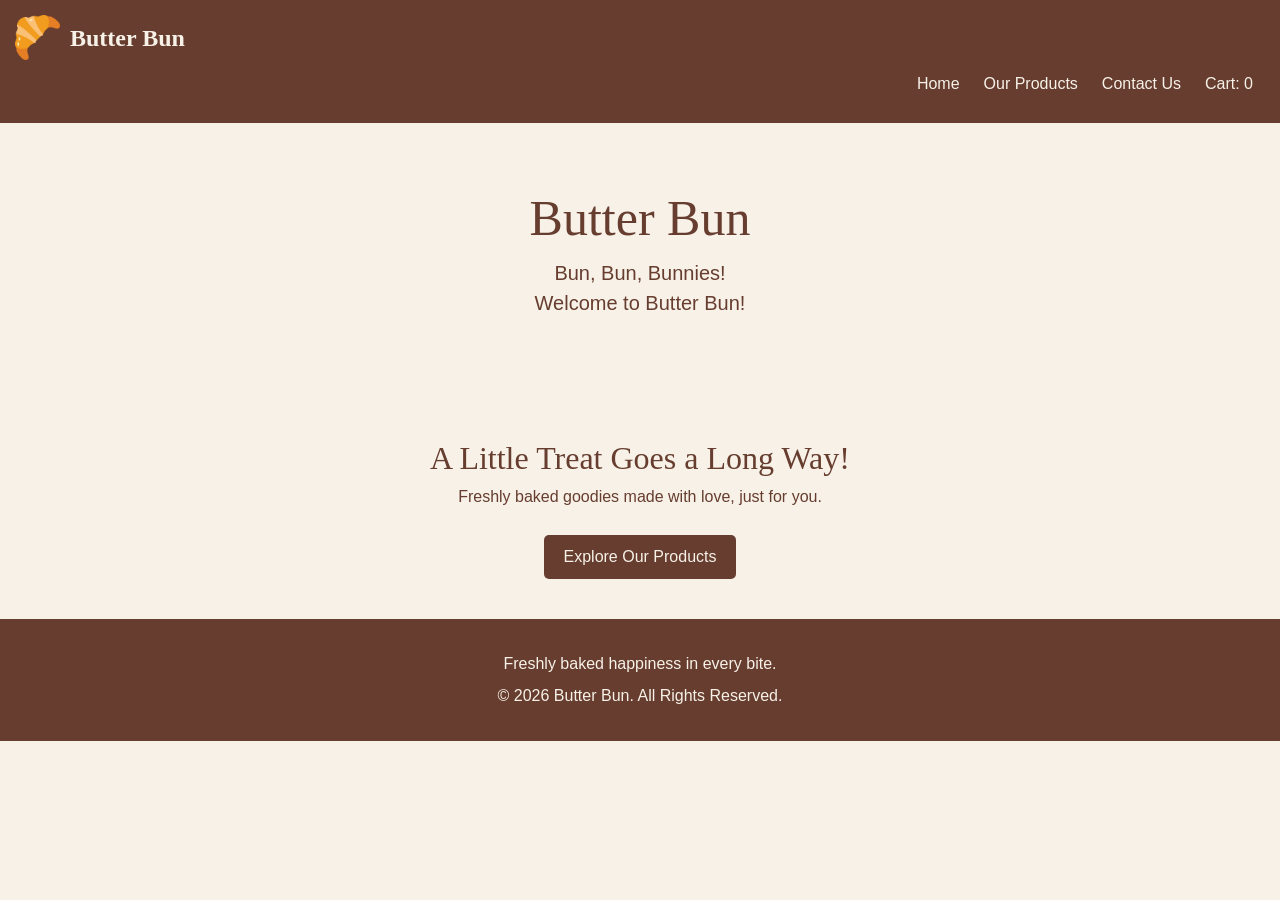
<file: index.html>
<!DOCTYPE html>
<html lang="en">
<head>
    <meta charset="UTF-8">
    <meta name="viewport" content="width=device-width, initial-scale=1.0">
    <title>Butter Bun</title>

    <link href="https://cdn.jsdelivr.net/npm/bootstrap@5.3.8/dist/css/bootstrap.min.css" rel="stylesheet">
    <link rel="stylesheet" href="css/home.css">
    <link rel="icon" type="image/png" href="images/croissant logo.png">
</head>

<body>

    <div class="header">

        <a href="index.html" class="brand">
            <img src="images/croissant logo.png" alt="Butter Bun Logo">
            <span>Butter Bun</span>
        </a>

        <nav>
            <a href="index.html">Home</a>
            <a href="products.html">Our Products</a>
            <a href="contact.html">Contact Us</a>
            <a href="cart.html" id="cart-items">Cart: 0</a>
        </nav>

    </div>

    <div class="intro">
        <h1>Butter Bun</h1>
        <p>
            Bun, Bun, Bunnies!
            <br>
            Welcome to Butter Bun!
        </p>
    </div>

    <div class="promo">
        <h2>A Little Treat Goes a Long Way!</h2>
        <p>Freshly baked goodies made with love, just for you.</p>
        <a href="products.html">Explore Our Products</a>
    </div>

    <footer class="footer">
        <p>Freshly baked happiness in every bite.</p>
        <p>&copy; 2026 Butter Bun. All Rights Reserved.</p>
    </footer>

<script src="js/home.js"></script>

</body>
</html>
</file>
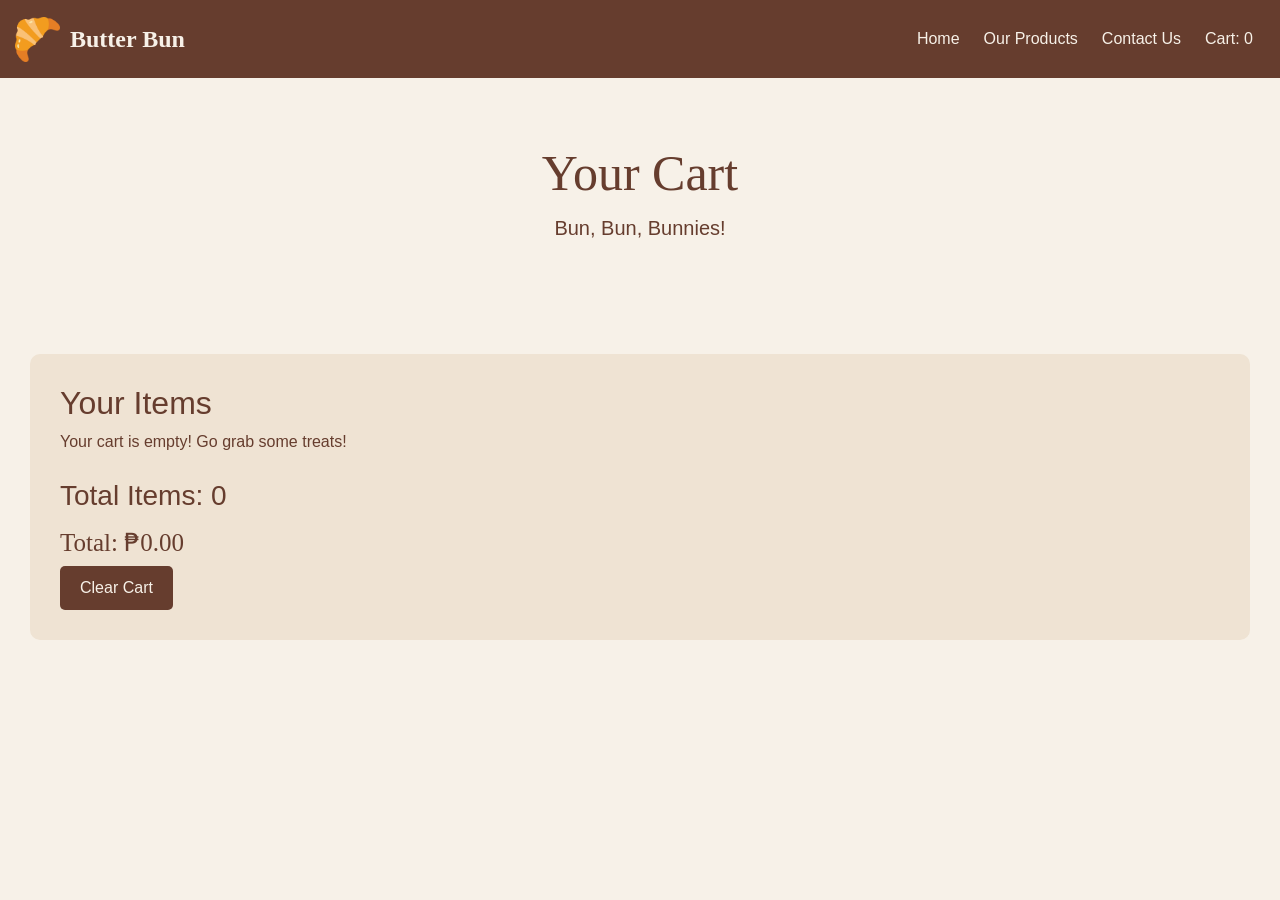
<file: cart.html>
<!DOCTYPE html>
 <html lang="en">
 <head>
     <meta charset="UTF-8">
     <meta name="viewport" content="width=device-width, initial-scale=1.0">
     <title>Butter Bun - Cart</title>

     <link href="https://cdn.jsdelivr.net/npm/bootstrap@5.3.8/dist/css/bootstrap.min.css" rel="stylesheet">
     <link rel="stylesheet" href="css/cart.css">
 </head>

 <body>

    <div class="header">

    <a href="index.html" class="brand">
        <img src="images/croissant logo.png" alt="Butter Bun Logo">
        <span>Butter Bun</span>
    </a>

    <nav>
            <a href="index.html">Home</a>
            <a href="products.html">Our Products</a>
            <a href="contact.html">Contact Us</a>
            <a href="cart.html" id="cart-items">Cart: 0</a>
        </nav>

</div>

     <div class="intro">
        <h1>Your Cart</h1>
        <p>Bun, Bun, Bunnies!</p>
     </div>

     <div class="cart-container">
         <h2>Your Items</h2>
         <div id="cart-list"></div>
         <h3 id="cart-total">Total Items: 0</h3>
         <h3 id="total-price">Total: ₱0.00</h3>
         <button id="clear-cart">Clear Cart</button>
     </div>

<script src="js/cart.js"></script>
</body>
</html>
</file>
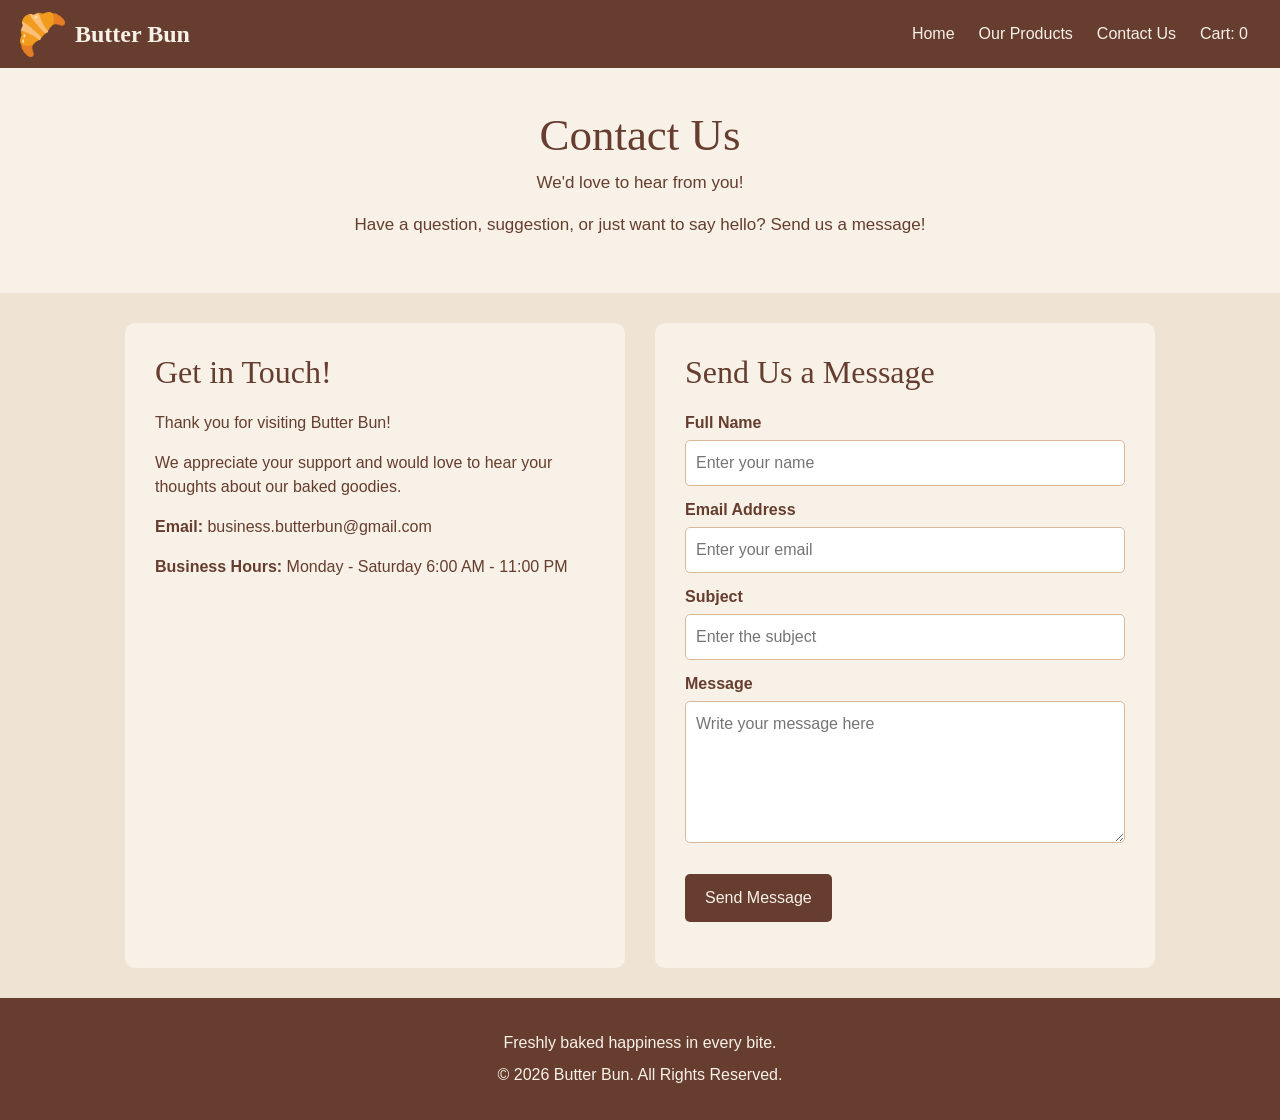
<file: contact.html>
<!DOCTYPE html>
<html lang="en">
<head>
    <meta charset="UTF-8">
    <meta name="viewport" content="width=device-width, initial-scale=1.0">
    <title>Butter Bun - Contact Us</title>

    <link href="https://cdn.jsdelivr.net/npm/bootstrap@5.3.8/dist/css/bootstrap.min.css" rel="stylesheet">
    <link rel="stylesheet" href="css/contact.css">
    <link rel="icon" type="image/png" href="images/croissant logo.png">
</head>

<body>

    <div class="header">

        <a href="index.html" class="brand">
            <img src="images/croissant logo.png" alt="Butter Bun Logo">
            <span>Butter Bun</span>
        </a>

        <nav>
            <a href="index.html">Home</a>
            <a href="products.html">Our Products</a>
            <a href="contact.html">Contact Us</a>
            <a href="cart.html" id="cart-items">Cart: 0</a>
        </nav>

    </div>

    <div class="contact-intro">
        <h1>Contact Us</h1>
        <p>We'd love to hear from you!</p>
        <p>Have a question, suggestion, or just want to say hello? Send us a message!</p>
    </div>

    <div class="contact-container">

        <div class="contact-info">
            <h2>Get in Touch!</h2>
            <p>Thank you for visiting Butter Bun!</p>
            <p>We appreciate your support and would love to hear your thoughts about our baked goodies.</p>
            <p><strong>Email:</strong> business.butterbun@gmail.com</p>
            <p><strong>Business Hours:</strong> Monday - Saturday 6:00 AM - 11:00 PM</p>
        </div>

        <div class="contact-form">
            <h2>Send Us a Message</h2>

            <form id="contact-form">

                <label for="name">Full Name</label>
                <input type="text" id="name" name="name" placeholder="Enter your name">
                <small id="name-error"></small>

                <label for="email">Email Address</label>
                <input type="email" id="email" name="email" placeholder="Enter your email">
                <small id="email-error"></small>

                <label for="subject">Subject</label>
                <input type="text" id="subject" name="subject" placeholder="Enter the subject">
                <small id="subject-error"></small>

                <label for="message">Message</label>
                <textarea id="message" name="message" rows="5" placeholder="Write your message here"></textarea>
                <small id="message-error"></small>

                <button type="submit">Send Message</button>

                <p id="form-success"></p>

            </form>
        </div>

    </div>

    <footer class="footer">
        <p>Freshly baked happiness in every bite.</p>
        <p>&copy; 2026 Butter Bun. All Rights Reserved.</p>
    </footer>

<script src="js/contact.js"></script>

</body>
</html>
</file>
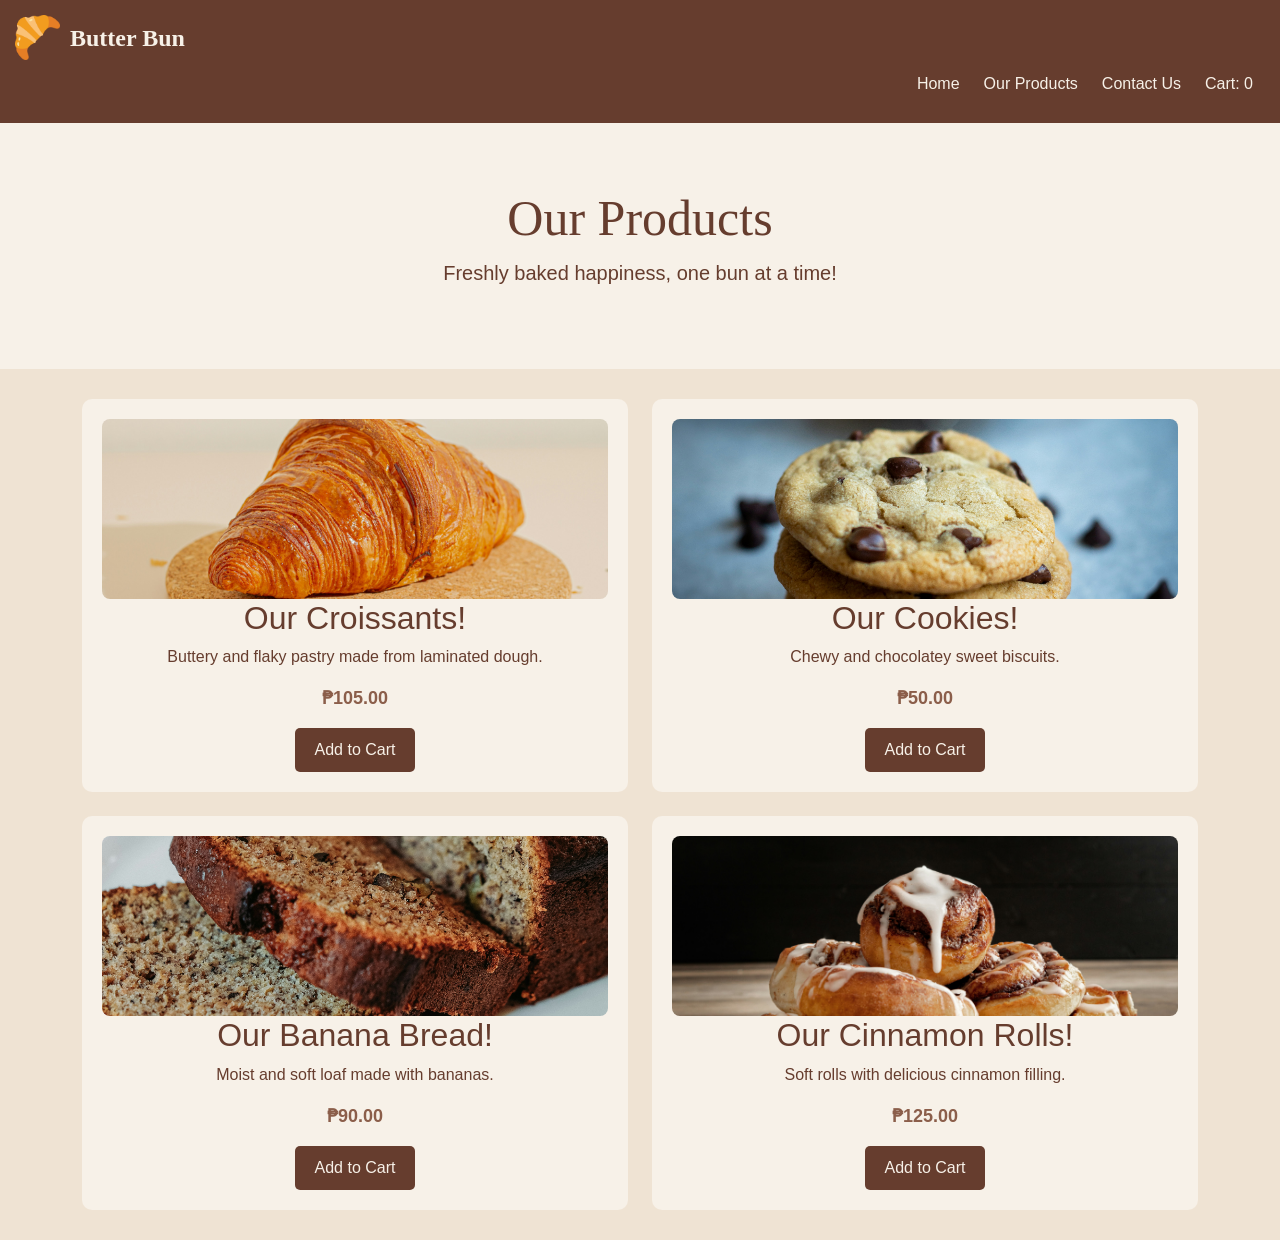
<file: products.html>
<!DOCTYPE html>
<html lang="en">
<head>
    <meta charset="UTF-8">
    <meta name="viewport" content="width=device-width, initial-scale=1.0">
    <title>Butter Bun - Our Products</title>
</head>
<body>
    
<!DOCTYPE html>
<html lang="en">
<head>
    <meta charset="UTF-8">
    <meta name="viewport" content="width=device-width, initial-scale=1.0">
    <title>Butter Bun - Our Products</title>

    <link href="https://cdn.jsdelivr.net/npm/bootstrap@5.3.8/dist/css/bootstrap.min.css" rel="stylesheet">

    <link rel="stylesheet" href="css/products.css">
    <link rel="icon" type="image/png" href="images/croissant logo.png">
</head>

<body>

    <div class="header">

        <a href="index.html" class="brand">
            <img src="images/croissant logo.png" alt="Butter Bun Logo">
            <span>Butter Bun</span>
        </a>

        <nav>
            <a href="index.html">Home</a>
            <a href="products.html">Our Products</a>
            <a href="contact.html">Contact Us</a>
            <a href="cart.html" id="cart-items">Cart: 0</a>
        </nav>

    </div>

    <div class="intro">
        <h1>Our Products</h1>
        <p>Freshly baked happiness, one bun at a time!</p>
    </div>

    <div class="products">

        <div class="container">
            <div class="row g-4">

            
<div class="col-12 col-md-6">
    <div class="prod-box">
        <img src="images/croissant.jpg" alt="Croissants">
        <h2>Our Croissants!</h2>
        <p>Buttery and flaky pastry made from laminated dough.</p>
        <p class="price">₱105.00</p>
        <button class="add-cart" data-price="105">Add to Cart</button>
    </div>
</div>

<div class="col-12 col-md-6">
    <div class="prod-box">
        <img src="images/cookies.jpg" alt="Cookies">
        <h2>Our Cookies!</h2>
        <p>Chewy and chocolatey sweet biscuits.</p>
        <p class="price">₱50.00</p>
        <button class="add-cart" data-price="50">Add to Cart</button>
    </div>
</div>

<div class="col-12 col-md-6">
    <div class="prod-box">
        <img src="images/banana bread.jpg" alt="Banana Bread">
        <h2>Our Banana Bread!</h2>
        <p>Moist and soft loaf made with bananas.</p>
        <p class="price">₱90.00</p>
        <button class="add-cart" data-price="90">Add to Cart</button>
    </div>
</div>

<div class="col-12 col-md-6">
    <div class="prod-box">
        <img src="images/cinnamon rolls.jpg" alt="Cinnamon Rolls">
        <h2>Our Cinnamon Rolls!</h2>
        <p>Soft rolls with delicious cinnamon filling.</p>
        <p class="price">₱125.00</p>
        <button class="add-cart" data-price="125">Add to Cart</button>
    </div>
</div>


            </div>
        </div>

    </div>

<script src="js/products.js"></script>

</body>
</html>

</body>
</html>
</file>
<file: css/home.css>
body {
    background-color: #F7F1E8;
    font-family: Arial, Helvetica, sans-serif;
    color: #663D2E;
}

.header {
    background-color: #663D2E;
    padding: 15px;
}

.brand {
    display: flex;
    align-items: center;
    gap: 10px;
    color: #F7F1E8;
    text-decoration: none;
    font-family: Georgia, serif;
    font-size: 24px;
    font-weight: bold;
}

.brand img {
    width: 45px;
    height: 45px;
    object-fit: contain;
}

nav {
    display: flex;
    flex-direction: row;
    justify-content: flex-end;
}

nav a {
    color: #F7F1E8;
    text-decoration: none;
    padding: 12px;
}

nav a:hover {
    color: #D8B99C;
}

.intro {
    background-color: #F7F1E8;
    text-align: center;
    padding: 65px;
}

.intro h1 {
    font-family: Georgia, serif;
    font-size: 50px;
    margin-bottom: 10px;
}

.intro p {
    font-size: 20px;
    line-height: 1.5;
}

.products {
    background-color: #EFE3D3;
    display: flex;
    flex-direction: row;
    justify-content: center;
    gap: 20px;
    padding: 30px;
}

.prod-box {
    background-color: #F7F1E8;
    padding: 20px;
    text-align: center;
    height: 100%;
    border-radius: 10px;
}

.prod-box img {
    width: 100%;
    height: 180px;
    object-fit: cover;
    border-radius: 8px;
}

.prod-box:hover {
    transform: translateY(-5px);
    transition: 0.3s;
}

.add-cart {
    background-color: #663D2E;
    color: #F7F1E8;
    border: none;
    padding: 10px 20px;
    border-radius: 5px;
    cursor: pointer;
}

.add-cart:hover {
    background-color: #8B5E4A;
}

#cart-items {
    color: #F7F1E8;
    padding: 12px;
}

.cart-pop-up {
    text-align: center;
    color: #663D2E;
    font-weight: bold;
    padding: 10px;
    display: none;
    background-color: #EFE3D3;
}

#cart-pop-up {
    margin: 0;
}

.price {
    font-weight: bold;
    font-size: 18px;
    color: #8B5E4A;
}


.promo {
    background-color: #F7F1E8;
    color: #663D2E;
    text-align: center;
    padding: 40px 20px;
}

.promo h2 {
    font-family: Georgia, serif;
}

.promo a {
    display: inline-block;
    background-color: #663D2E;
    color: #F7F1E8;
    text-decoration: none;
    padding: 10px 20px;
    border-radius: 5px;
    margin-top: 10px;
}

.promo a:hover {
    background-color: #8B5E4A;
}

.footer {
    background-color: #663D2E;
    color: #F7F1E8;
    text-align: center;
    padding: 25px 15px;
}

.footer p {
    margin: 8px 0;
}
</file>
<file: css/cart.css>
body {
    background-color: #F7F1E8;
    font-family: Arial, Helvetica, sans-serif;
    color: #663D2E;
}

.header {
    display: flex;
    justify-content: space-between;
    align-items: center;
    background-color: #663D2E;
    padding: 10px 20px;
}

.brand {
    display: flex;
    align-items: center;
    gap: 10px;
    color: #F7F1E8;
    text-decoration: none;
    font-family: Georgia, serif;
    font-size: 24px;
    font-weight: bold;
}

.brand img {
    width: 45px;
    height: 45px;
    object-fit: contain;
}

nav {
    display: flex;
    flex-direction: row;
    justify-content: flex-end;
}

nav a {
    color: #F7F1E8;
    text-decoration: none;
    padding: 12px;
}

nav a:hover {
    color: #D8B99C;
}

#cart-items {
    color: #F7F1E8;
    padding: 12px;
}

.header {
    background-color: #663D2E;
    padding: 15px;
    display: flex;
    justify-content: space-between;
    align-items: center;
}

.intro {
text-align: center;
padding: 65px;
}

.intro h1 {
    font-family: Georgia, serif;
    font-size: 50px;
    margin-bottom: 10px;
}

.intro p {
    font-size: 20px;
}

.cart-container {
    background-color: #EFE3D3;
    padding: 30px;
    margin: 30px;
    border-radius: 10px;
}

.cart-product {
    background-color: #F7F1E8;
    padding: 20px;
    margin-top: 15px;
    border-radius: 8px;
}

.cart-product p {
    margin-bottom: 10px;
}

.cart-product button,
#clear-cart {
    background-color: #663D2E;
    color: #F7F1E8;
    border: none;
    padding: 10px 20px;
    border-radius: 5px;
    cursor: pointer;
}

.cart-product button:hover,
#clear-cart:hover {
    background-color: #8B5E4A;
}

#cart-total {
    margin-top: 25px;
}

#total-price {
    margin-top: 15px;
    font-family: Georgia, serif;
    font-size: 25px;
}
</file>
<file: css/contact.css>
body {
    background-color: #F7F1E8;
    font-family: Arial, Helvetica, sans-serif;
    color: #663D2E;
    margin: 0;
}

.header {
    display: flex;
    justify-content: space-between;
    align-items: center;
    background-color: #663D2E;
    padding: 10px 20px;
}

.brand {
    display: flex;
    align-items: center;
    gap: 10px;
    color: #F7F1E8;
    text-decoration: none;
    font-family: Georgia, serif;
    font-size: 24px;
    font-weight: bold;
}

.brand img {
    width: 45px;
    height: 45px;
    object-fit: contain;
}

nav {
    display: flex;
    align-items: center;
    justify-content: flex-end;
}

nav a {
    color: #F7F1E8;
    text-decoration: none;
    padding: 12px;
}

nav a:hover {
    color: #D8B99C;
}

.contact-intro {
    text-align: center;
    padding: 40px 20px;
}

.contact-intro h1 {
    font-family: Georgia, serif;
    font-size: 45px;
}

.contact-intro p {
    font-size: 17px;
}

.contact-container {
    display: flex;
    justify-content: center;
    gap: 30px;
    padding: 30px;
    background-color: #EFE3D3;
}

.contact-info,
.contact-form {
    background-color: #F7F1E8;
    padding: 30px;
    border-radius: 10px;
    width: 100%;
    max-width: 500px;
}

.contact-info h2,
.contact-form h2 {
    font-family: Georgia, serif;
    margin-bottom: 20px;
}

.contact-form label {
    display: block;
    margin-top: 12px;
    margin-bottom: 5px;
    font-weight: bold;
}

.contact-form input,
.contact-form textarea {
    width: 100%;
    padding: 10px;
    border: 1px solid #D8B99C;
    border-radius: 5px;
    background-color: white;
    box-sizing: border-box;
}

.contact-form input:focus,
.contact-form textarea:focus {
    outline: 2px solid #8B5E4A;
}

.contact-form button {
    background-color: #663D2E;
    color: #F7F1E8;
    border: none;
    padding: 12px 20px;
    border-radius: 5px;
    margin-top: 20px;
    cursor: pointer;
}

.contact-form button:hover {
    background-color: #8B5E4A;
}

.contact-form small {
    display: block;
    color: #B00020;
    margin-top: 4px;
}

#form-success {
    color: #47733D;
    font-weight: bold;
    margin-top: 15px;
}

.footer {
    background-color: #663D2E;
    color: #F7F1E8;
    text-align: center;
    padding: 25px 15px;
}

.footer p {
    margin: 8px 0;
}

@media (max-width: 768px) {
    .header {
        flex-direction: column;
    }

    nav {
        flex-wrap: wrap;
        justify-content: center;
    }

    .contact-container {
        flex-direction: column;
        align-items: center;
    }
}
</file>
<file: css/products.css>
body {
    background-color: #F7F1E8;
    font-family: Arial, Helvetica, sans-serif;
    color: #663D2E;
}

.header {
    background-color: #663D2E;
    padding: 15px;
}

.brand {
    display: flex;
    align-items: center;
    gap: 10px;
    color: #F7F1E8;
    text-decoration: none;
    font-family: Georgia, serif;
    font-size: 24px;
    font-weight: bold;
}

.brand img {
    width: 45px;
    height: 45px;
    object-fit: contain;
}

nav {
    display: flex;
    flex-direction: row;
    justify-content: flex-end;
}

nav a {
    color: #F7F1E8;
    text-decoration: none;
    padding: 12px;
}

nav a:hover {
    color: #D8B99C;
}

.intro {
    background-color: #F7F1E8;
    text-align: center;
    padding: 65px;
}

.intro h1 {
    font-family: Georgia, serif;
    font-size: 50px;
    margin-bottom: 10px;
}

.intro p {
    font-size: 20px;
    line-height: 1.5;
}

.products {
    background-color: #EFE3D3;
    display: flex;
    flex-direction: row;
    justify-content: center;
    gap: 20px;
    padding: 30px;
}

.prod-box {
    background-color: #F7F1E8;
    padding: 20px;
    text-align: center;
    height: 100%;
    border-radius: 10px;
}

.prod-box img {
    width: 100%;
    height: 180px;
    object-fit: cover;
    border-radius: 8px;
}

.prod-box:hover {
    transform: translateY(-5px);
    transition: 0.3s;
}

.add-cart {
    background-color: #663D2E;
    color: #F7F1E8;
    border: none;
    padding: 10px 20px;
    border-radius: 5px;
    cursor: pointer;
}

.add-cart:hover {
    background-color: #8B5E4A;
}

#cart-items {
    color: #F7F1E8;
    padding: 12px;
}

.cart-pop-up {
    text-align: center;
    color: #663D2E;
    font-weight: bold;
    padding: 10px;
    display: none;
    background-color: #EFE3D3;
}

#cart-pop-up {
    margin: 0;
}

.price {
    font-weight: bold;
    font-size: 18px;
    color: #8B5E4A;
}
</file>
